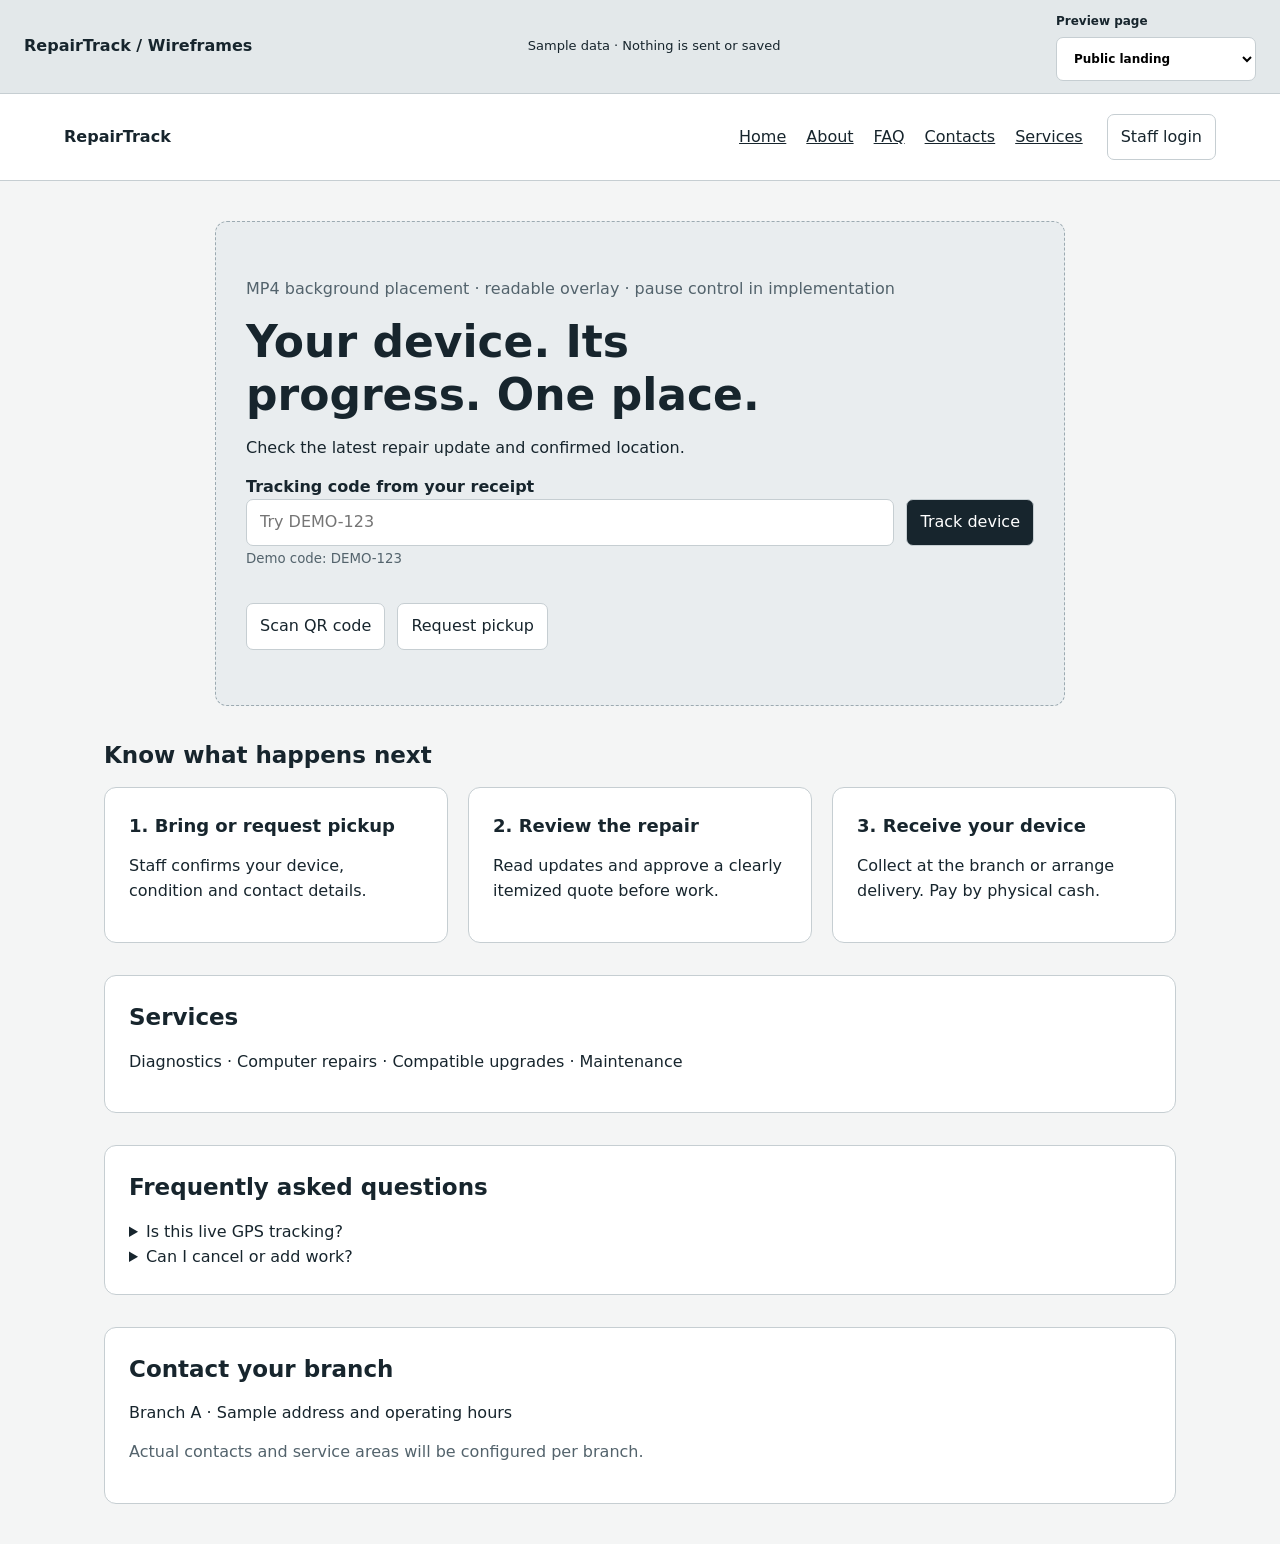
<file: docs/wireframes/index.html>
<!doctype html>
<html lang="en">
  <head>
    <meta charset="utf-8" />
    <meta name="viewport" content="width=device-width,initial-scale=1" />
    <title>RepairTrack — workflow wireframes</title>
    <link rel="stylesheet" href="wireframe.css" />
  </head>
  <body>
    <header class="prototype-bar">
      <strong>RepairTrack / Wireframes</strong><span>Sample data · Nothing is sent or saved</span
      ><label
        >Preview page
        <select id="screen">
          <option value="landing">Public landing</option>
          <option value="login">Staff login</option>
          <option value="customer">Customer tracking</option>
          <option value="intake">Staff intake</option>
          <option value="technician">Technician queue</option>
          <option value="admin">Branch overview</option>
          <option value="pickup">Pickup request</option>
        </select></label
      >
    </header>
    <div id="app"></div>
    <p id="notice" role="status" class="notice" hidden></p>
    <script src="wireframe.js"></script>
  </body>
</html>
</file>
<file: docs/wireframes/wireframe.css>
/* Neutral wireframes: edit these tokens before changing individual components. */
:root {
  --ink: #17252d;
  --muted: #53636c;
  --paper: #f4f5f5;
  --line: #c6ced2;
  --accent: #805612;
  --surface: #fff;
  --radius: 12px;
}
* {
  box-sizing: border-box;
}
body {
  margin: 0;
  color: var(--ink);
  background: var(--paper);
  font:
    16px/1.55 system-ui,
    sans-serif;
}
h1,
h2,
h3,
p {
  margin: 0 0 14px;
}
h1 {
  font-size: clamp(28px, 4vw, 44px);
  line-height: 1.2;
}
h2 {
  font-size: 23px;
}
h3 {
  font-size: 18px;
}
a {
  color: inherit;
}
button,
input,
select,
textarea {
  font: inherit;
  min-height: 44px;
  border: 1px solid var(--line);
  border-radius: 7px;
  padding: 10px 13px;
}
button,
a.button {
  cursor: pointer;
}
button {
  background: white;
  color: var(--ink);
}
button:hover,
a.button:hover {
  background: #e9edef;
}
button.primary,
.button {
  background: var(--ink);
  color: white;
}
.button {
  display: inline-block;
  text-decoration: none;
  padding: 11px 16px;
  border-radius: 7px;
}
input,
select,
textarea {
  width: 100%;
  background: white;
}
label {
  display: grid;
  gap: 6px;
  font-weight: 600;
}
small,
.muted {
  color: var(--muted);
}
:focus-visible {
  outline: 3px solid #b17b1d;
  outline-offset: 3px;
}
[hidden] {
  display: none !important;
}
.prototype-bar {
  padding: 12px 24px;
  background: #e3e8ea;
  display: flex;
  align-items: center;
  justify-content: space-between;
  gap: 16px;
  border-bottom: 1px solid var(--line);
}
.prototype-bar span {
  font-size: 13px;
}
.prototype-bar label {
  font-size: 12px;
  min-width: 200px;
}
.public-nav {
  display: flex;
  flex-wrap: wrap;
  align-items: center;
  gap: 24px;
  padding: 20px 5%;
  background: white;
  border-bottom: 1px solid var(--line);
}
.public-nav strong {
  margin-right: auto;
}
.public-nav nav {
  display: flex;
  gap: 20px;
}
.container {
  max-width: 1120px;
  margin: auto;
  padding: 40px 24px;
}
.hero {
  padding: 55px 30px;
  border: 1px dashed #9caab1;
  background: #e9edef;
  border-radius: var(--radius);
  max-width: 850px;
  margin: auto;
}
.hero h1 {
  max-width: 620px;
}
.row {
  display: flex;
  align-items: center;
  gap: 12px;
  flex-wrap: wrap;
}
.row input {
  flex: 1;
  min-width: 180px;
}
.grid {
  display: grid;
  grid-template-columns: repeat(2, minmax(0, 1fr));
  gap: 20px;
}
.three {
  grid-template-columns: repeat(3, minmax(0, 1fr));
}
.card {
  background: var(--surface);
  border: 1px solid var(--line);
  padding: 24px;
  border-radius: var(--radius);
  min-width: 0;
}
.section {
  margin-top: 32px;
}
.shell {
  display: grid;
  grid-template-columns: 220px minmax(0, 1fr);
  height: calc(100dvh - 100px);
}
.sidebar {
  padding: 24px;
  background: white;
  border-right: 1px solid var(--line);
  overflow: auto;
}
.sidebar nav {
  display: grid;
  gap: 8px;
  margin-top: 24px;
}
.sidebar a {
  padding: 12px;
  text-decoration: none;
  border-radius: 6px;
}
.sidebar a:hover,
.sidebar a[aria-current] {
  background: #e9edef;
}
.workspace {
  overflow: auto;
  padding: 30px;
  min-width: 0;
}
.top {
  display: flex;
  justify-content: space-between;
  align-items: center;
  gap: 16px;
  margin-bottom: 24px;
}
.badge {
  display: inline-block;
  padding: 4px 10px;
  border: 1px solid var(--line);
  border-radius: 20px;
  font-size: 13px;
  background: #edf0f1;
}
.actions {
  display: flex;
  gap: 12px;
  justify-content: space-between;
  margin-top: 24px;
}
.fields {
  display: grid;
  gap: 18px;
}
.steps {
  display: flex;
  gap: 12px;
  list-style: none;
  padding: 0;
  flex-wrap: wrap;
}
.steps li {
  padding: 8px;
  border-bottom: 3px solid var(--line);
}
.steps [aria-current] {
  border-color: var(--accent);
  font-weight: bold;
}
.narrow {
  max-width: 760px;
  margin: auto;
}
.timeline {
  padding-left: 22px;
}
.timeline li {
  padding: 0 0 20px 8px;
}
.tabs {
  display: flex;
  gap: 8px;
  flex-wrap: wrap;
  margin-bottom: 20px;
}
.tabs [aria-pressed='true'] {
  background: var(--ink);
  color: white;
}
dl {
  margin: 0;
}
dt {
  font-size: 13px;
  color: var(--muted);
}
dd {
  margin: 0 0 16px;
  overflow-wrap: anywhere;
}
.notice {
  position: fixed;
  bottom: 16px;
  left: 5%;
  right: 5%;
  margin: 0;
  background: var(--ink);
  color: white;
  padding: 16px;
  border-radius: 8px;
  z-index: 4;
}
.mobile-menu {
  display: none;
}
.mobile-menu summary {
  padding: 12px;
  cursor: pointer;
}
.mobile-menu nav {
  display: grid;
  gap: 12px;
  padding: 12px;
}
.queue {
  display: grid;
  gap: 14px;
}
.queue article {
  display: flex;
  justify-content: space-between;
  gap: 16px;
  align-items: center;
}
.placeholder {
  min-height: 100px;
  display: grid;
  place-items: center;
  border: 1px dashed #8c999f;
  color: var(--muted);
  padding: 15px;
}
.error {
  color: #9d2525;
}
section[id] {
  scroll-margin-top: 20px;
}
@media (max-width: 1000px) {
  .shell {
    grid-template-columns: 180px 1fr;
  }
  .three {
    grid-template-columns: 1fr;
  }
  .workspace {
    padding: 22px;
  }
  .public-nav nav {
    gap: 12px;
  }
}
@media (max-width: 700px) {
  .prototype-bar {
    display: grid;
    padding: 14px;
  }
  .prototype-bar label {
    min-width: 0;
  }
  .public-nav > nav {
    display: none;
  }
  .public-nav {
    gap: 14px;
  }
  .mobile-menu {
    display: block;
  }
  .shell {
    display: block;
    height: auto;
  }
  .sidebar {
    display: none;
  }
  .workspace {
    overflow: visible;
    padding: 20px 16px;
  }
  .grid {
    grid-template-columns: 1fr;
  }
  .container {
    padding: 24px 16px;
  }
  .hero {
    padding: 28px 20px;
  }
  .top,
  .queue article {
    align-items: flex-start;
    flex-direction: column;
  }
  .card {
    padding: 20px;
  }
  .actions {
    flex-wrap: wrap;
  }
  .actions button {
    flex: 1;
  }
  .steps {
    font-size: 14px;
  }
  .row button {
    flex: 1;
  }
}
</file>
